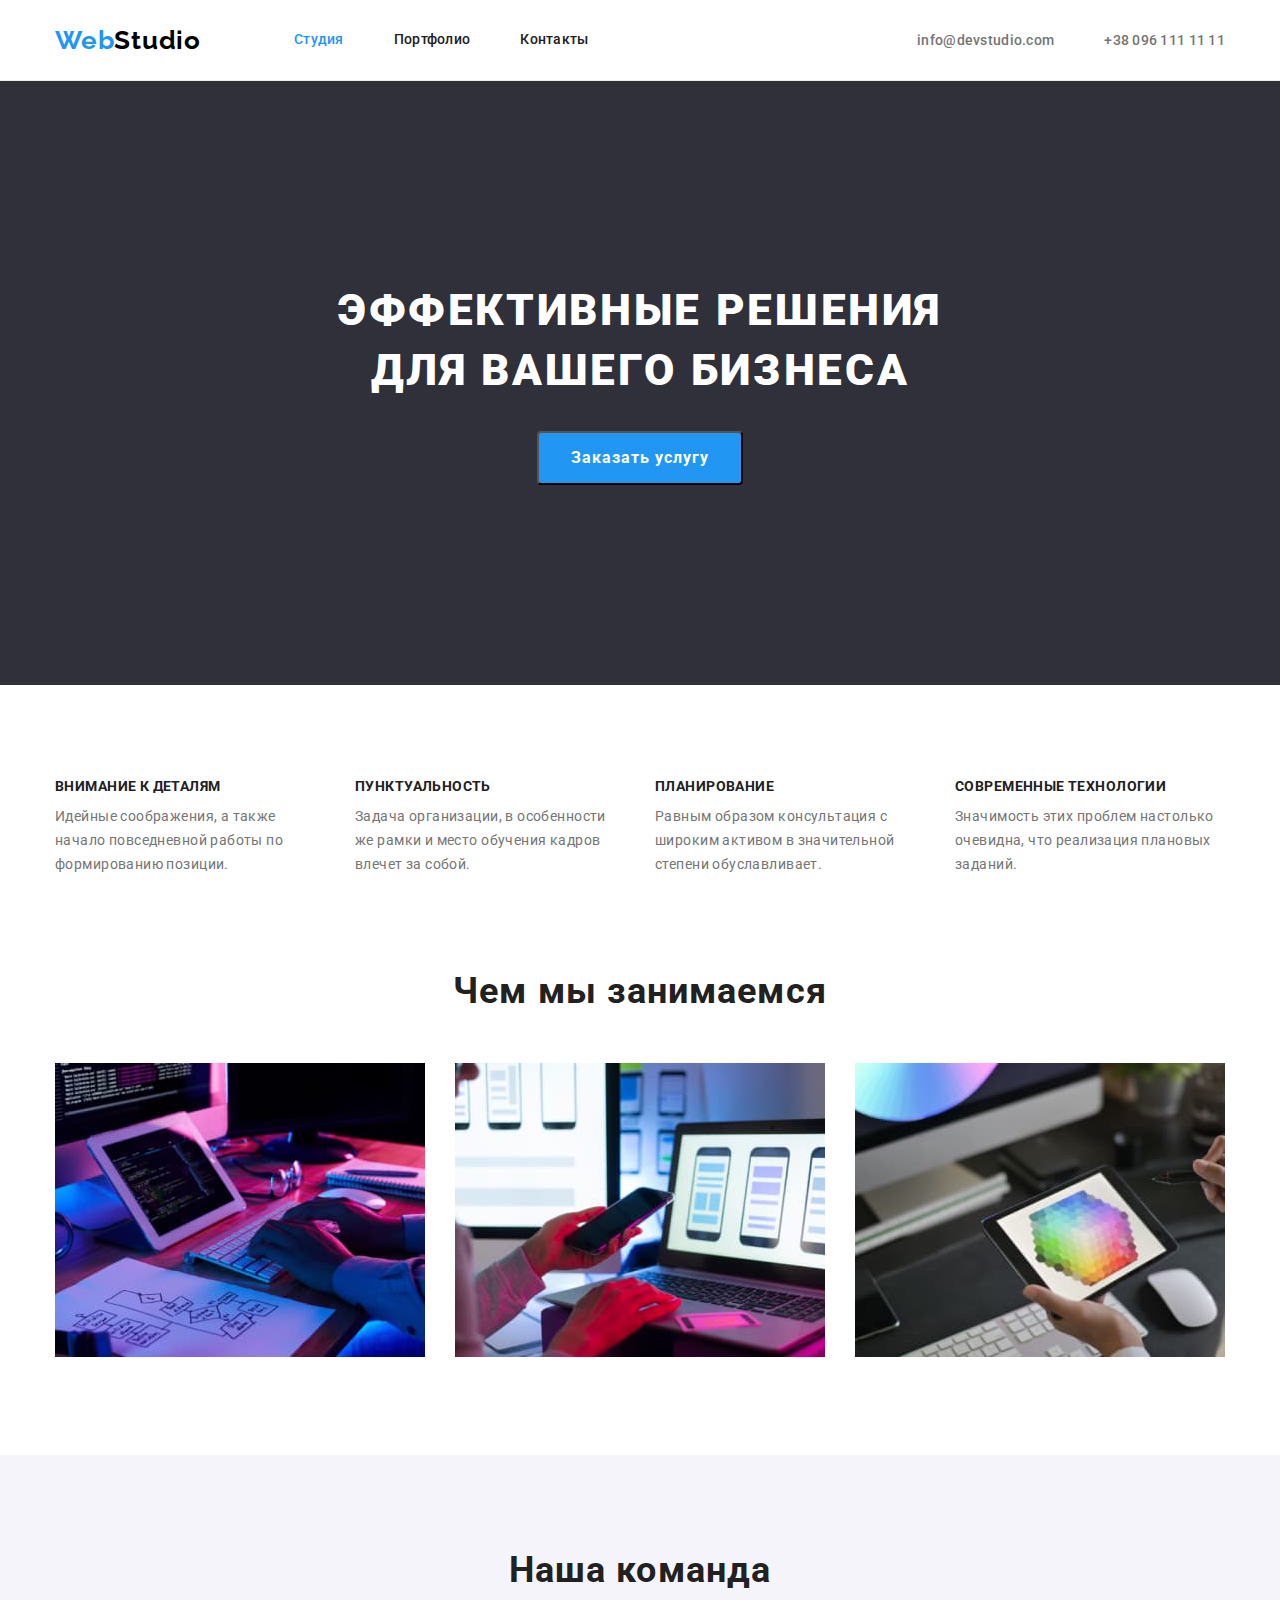
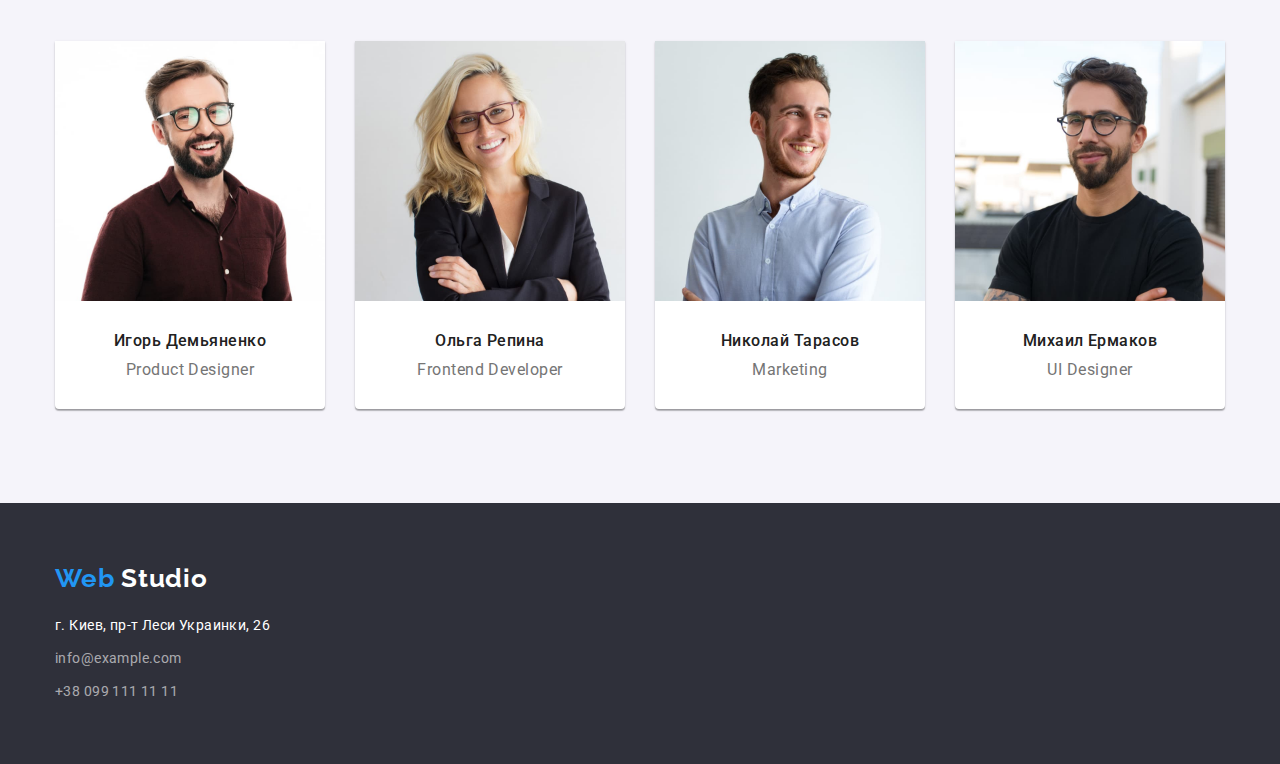
<file: index.html>
<!DOCTYPE html>
<html lang="ru">
  <head>
    <meta charset="UTF-8" />
    <meta http-equiv="X-UA-Compatible" content="IE=edge" />
    <meta name="viewport" content="width=device-width, initial-scale=1.0" />
    <title>Document</title>
    <link rel="preconnect" href="https://fonts.googleapis.com" />
    <link rel="preconnect" href="https://fonts.gstatic.com" crossorigin />
    <link
      href="https://fonts.googleapis.com/css2?family=Raleway:wght@700&family=Roboto:wght@400;500;700;900&display=swap"
      rel="stylesheet"
    />
    <link
      rel="stylesheet"
      href="https://cdnjs.cloudflare.com/ajax/libs/modern-normalize/1.1.0/modern-normalize.min.css"
    />
    <link rel="stylesheet" href="./css/styles.css" />
  </head>
  <body>
    <!--ШАПКА-->
    <header class="header">
      <div class="container">
        <a class="header-link-main link" href=""
          >Web<span class="header-color">Studio</span></a
        >
        <nav class="header-navigation">
          <ul class="header-list list">
            <li class="header-item">
              <a class="header-link link current" href="">Студия</a>
            </li>
            <li class="header-item">
              <a class="header-link link" href="./portfolio.html">Портфолио</a>
            </li>
            <li class="header-item">
              <a class="header-link link" href="">Контакты</a>
            </li>
          </ul>
        </nav>
        <ul class="header-list-contacts list">
          <li>
            <a class="header-link-mail link" href="">info@devstudio.com</a>
          </li>
          <li><a class="header-link-tel link" href="">+38 096 111 11 11</a></li>
        </ul>
      </div>
    </header>
    <!--ЗАКАЗ УСЛУГ-->
    <main>
      <section class="section-service">
        <div class="container">
          <h1 class="section-service-title">
            Эффективные решения для вашего бизнеса
          </h1>
          <button class="section-service-btn" type="button">
            Заказать услугу
          </button>
        </div>
      </section>
      <!--СФЕРА ДЕЯТЕЛЬНОСТИ-->
      <section class="section-reality">
        <div class="container">
          <h2 class="visually-hidden">сфера деятельности</h2>
          <ul class="section-reality-list list">
            <li class="section-reality-item">
              <h3 class="section-reality-title">Внимание к деталям</h3>
              <p class="section-reality-text">
                Идейные соображения, а также начало повседневной работы по
                формированию позиции.
              </p>
            </li>
            <li class="section-reality-item">
              <h3 class="section-reality-title">Пунктуальность</h3>
              <p class="section-reality-text">
                Задача организации, в особенности же рамки и место обучения
                кадров влечет за собой.
              </p>
            </li>
            <li class="section-reality-item">
              <h3 class="section-reality-title">Планирование</h3>
              <p class="section-reality-text">
                Равным образом консультация с широким активом в значительной
                степени обуславливает.
              </p>
            </li>
            <li class="section-reality-item">
              <h3 class="section-reality-title">Современные технологии</h3>
              <p class="section-reality-text">
                Значимость этих проблем настолько очевидна, что реализация
                плановых заданий.
              </p>
            </li>
          </ul>
        </div>
      </section>
      <!--ЧЕМ ЗАНИМАЮТСЯ-->
      <section class="section-class">
        <div class="container">
          <h2 class="section-class-title">Чем мы занимаемся</h2>
          <ul class="section-class-list list">
            <li class="section-class-item">
              <img src="./img/img1.jpg" alt="ввод кода" width="370" />
            </li>
            <li class="section-class-item">
              <img
                src="./img/img2.jpg"
                alt="картинка с адаптивностью"
                width="370"
              />
            </li>
            <li class="section-class-item">
              <img src="./img/img3.jpg" alt="картинка в пикселях" width="370" />
            </li>
          </ul>
        </div>
      </section>

      <!--КОМАНДА-->
      <section class="section-team">
        <div class="container">
          <h2 class="section-team-title">Наша команда</h2>
          <ul class="section-team-list list">
            <li class="section-team-item">
              <img
                class="section-team-item-photo"
                src="./img/img4.jpg"
                alt="фото Игорь"
                width="270"
              />
              <div class="team-name">
                <h3 class="section-team-title-second">Игорь Демьяненко</h3>
                <p class="section-team-text">Product Designer</p>
              </div>
            </li>
            <li class="section-team-item">
              <img
                class="section-team-item-photo"
                src="./img/img5.jpg"
                alt="фото Ольга"
                width="270"
              />
              <div class="team-name">
                <h3 class="section-team-title-second">Ольга Репина</h3>
                <p class="section-team-text">Frontend Developer</p>
              </div>
            </li>
            <li class="section-team-item">
              <img
                class="section-team-item-photo"
                src="./img/img6.jpg"
                alt="фото Николай"
                width="270"
              />
              <div class="team-name">
                <h3 class="section-team-title-second">Николай Тарасов</h3>
                <p class="section-team-text">Marketing</p>
              </div>
            </li>
            <li class="section-team-item">
              <img
                class="section-team-item-photo"
                src="./img/img7.jpg"
                alt="фото Михаил"
                width="270"
              />
              <div class="team-name">
                <h3 class="section-team-title-second">Михаил Ермаков</h3>
                <p class="section-team-text">UI Designer</p>
              </div>
            </li>
          </ul>
        </div>
      </section>
    </main>
    <!--ПОДВАЛ-->
    <footer class="footer">
      <div class="container">
        <a class="footer-link-main link" href=""
          >Web <span class="footer-color">Studio</span></a
        >
        <address class="footer-address">
          <a
            class="footer-link-address link"
            href="https://goo.gl/maps/H8JGHKrWeRsaUYGS6"
            target="_blank"
            rel="noopener noindex nofollow"
            >г. Киев, пр-т Леси Украинки, 26</a
          >
        </address>
        <ul class="footer-list list">
          <li class="footer-item">
            <a class="footer-link-mail link" href="mailto:info@example.com"
              >info@example.com</a
            >
          </li>
          <li class="footer-item">
            <a class="footer-link-tel link" href="tel:+380991111111"
              >+38 099 111 11 11</a
            >
          </li>
        </ul>
      </div>
    </footer>
  </body>
</html>
</file>
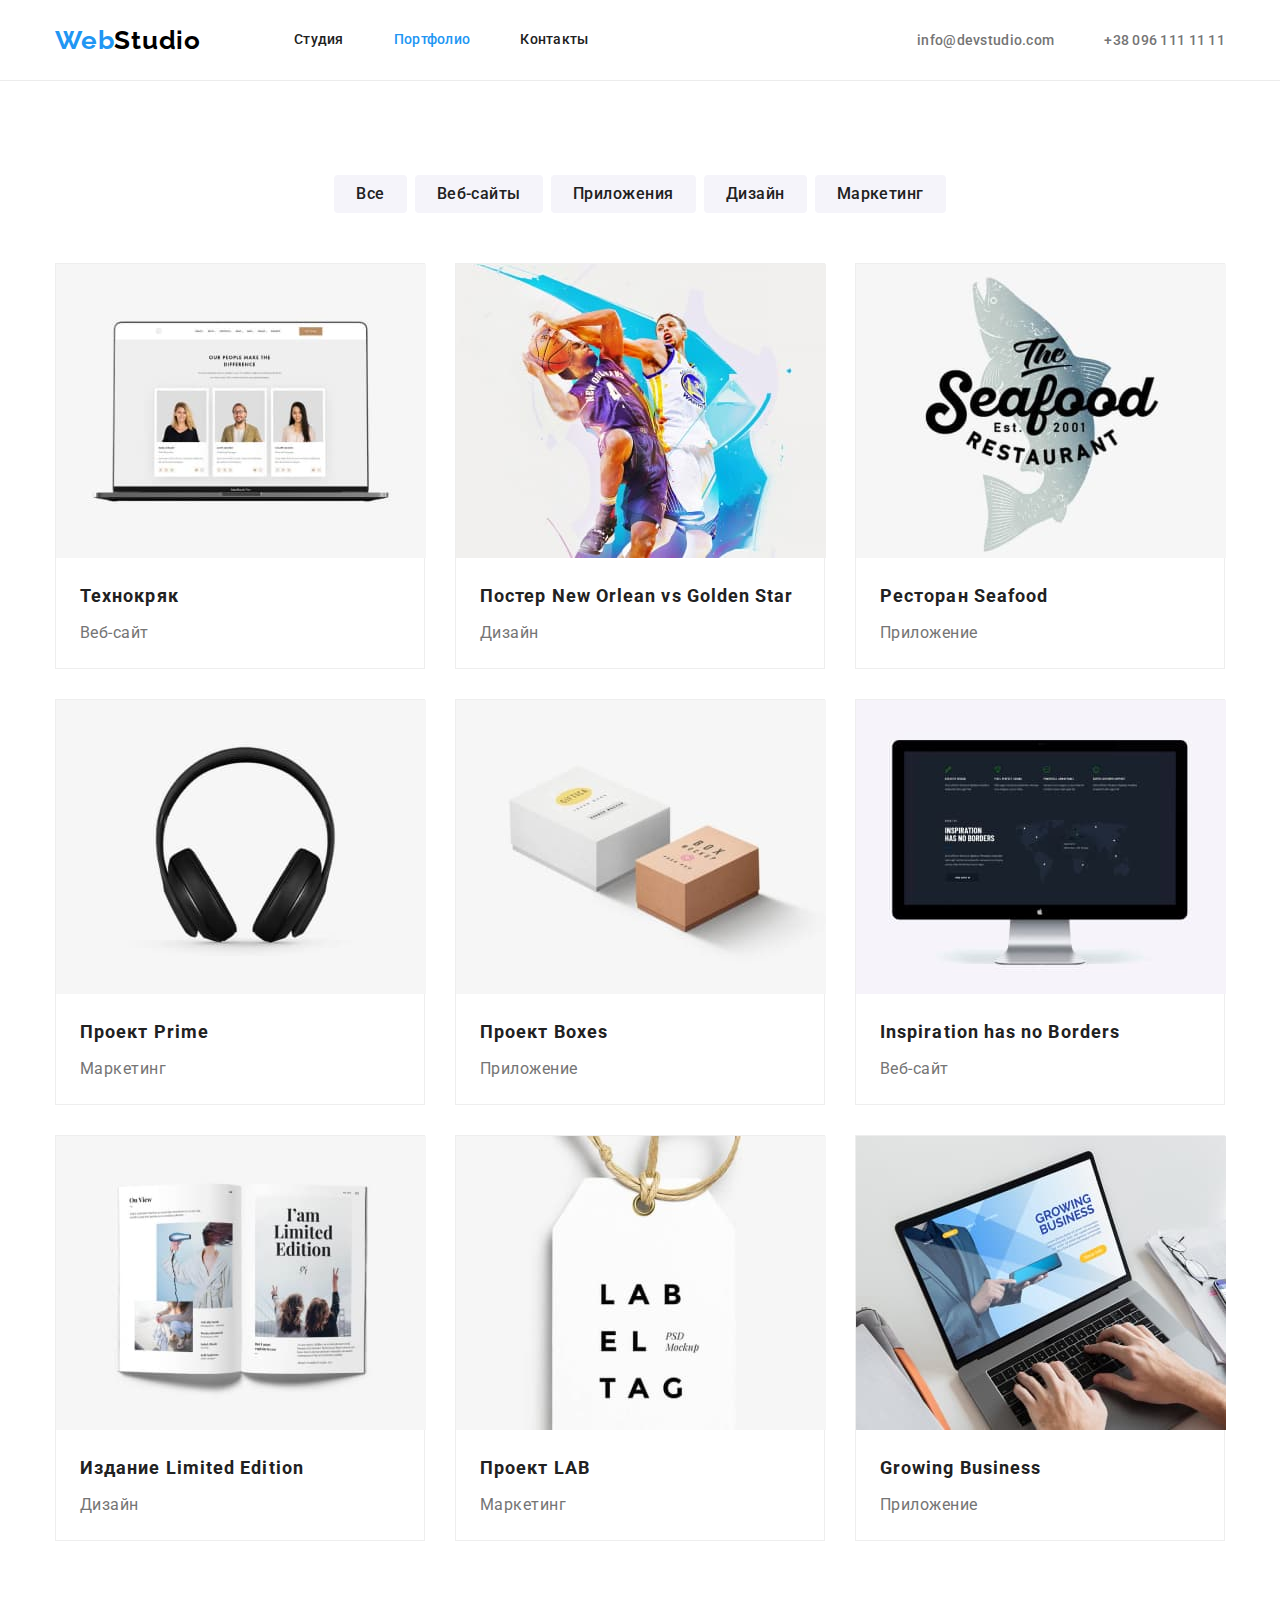
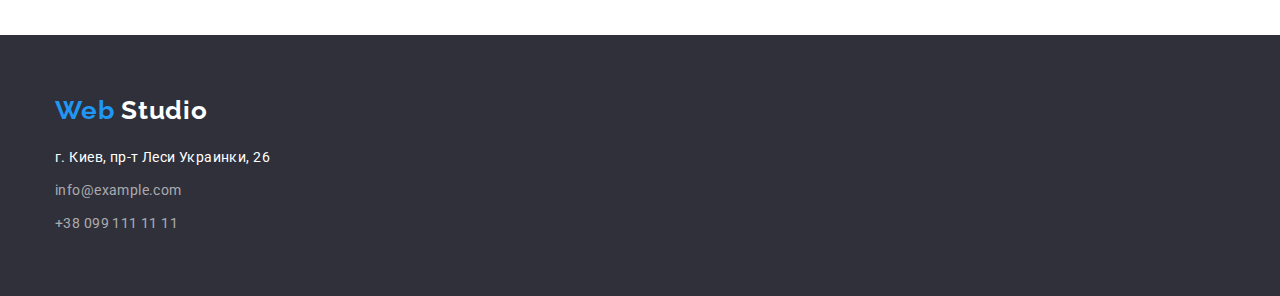
<file: portfolio.html>
<!DOCTYPE html>
<html lang="ru">
  <head>
    <meta charset="UTF-8" />
    <meta http-equiv="X-UA-Compatible" content="IE=edge" />
    <meta name="viewport" content="width=device-width, initial-scale=1.0" />
    <title>Document</title>
    <link rel="preconnect" href="https://fonts.googleapis.com" />
    <link rel="preconnect" href="https://fonts.gstatic.com" crossorigin />
    <link
      href="https://fonts.googleapis.com/css2?family=Raleway:wght@700&family=Roboto:wght@400;500;700;900&display=swap"
      rel="stylesheet"
    />
    <link
      rel="stylesheet"
      href="https://cdnjs.cloudflare.com/ajax/libs/modern-normalize/1.1.0/modern-normalize.min.css"
    />
    <link rel="stylesheet" href="./css/styles.css" />
  </head>
  <body>
    <!--ШАПКА-->
    <header class="header">
      <div class="container">
        <a class="header-link-main link" href=""
          >Web<span class="header-color">Studio</span></a
        >
        <nav class="header-navigation">
          <ul class="header-list list">
            <li class="header-item">
              <a class="header-link link" href="./index.html">Студия</a>
            </li>
            <li class="header-item">
              <a class="header-link link current" href="">Портфолио</a>
            </li>
            <li class="header-item">
              <a class="header-link link" href="">Контакты</a>
            </li>
          </ul>
        </nav>
        <ul class="header-list-contacts list">
          <li>
            <a class="header-link-mail link" href="">info@devstudio.com</a>
          </li>
          <li><a class="header-link-tel link" href="">+38 096 111 11 11</a></li>
        </ul>
      </div>
    </header>
    <!--ПОРТФОЛИО-->
    <main>
      <section class="section-portfolio">
        <div class="container">
          <h1 class="visually-hidden">Портфолио</h1>
          <ul class="section-portfolio-list list">
            <li class="section-portfolio-item">
              <button class="section-portfolio-btn" type="button">Все</button>
            </li>
            <li class="section-portfolio-item">
              <button class="section-portfolio-btn" type="button">
                Веб-сайты
              </button>
            </li>
            <li class="section-portfolio-item">
              <button class="section-portfolio-btn" type="button">
                Приложения
              </button>
            </li>
            <li class="section-portfolio-item">
              <button class="section-portfolio-btn" type="button">
                Дизайн
              </button>
            </li>
            <li class="section-portfolio-item">
              <button class="section-portfolio-btn" type="button">
                Маркетинг
              </button>
            </li>
          </ul>
        </div>
        <div class="container">
          <ul class="section-portfolio-list-second list">
            <li class="section-portfolio-item-second">
              <a class="section-portfolio-link link" href="">
                <img
                  class="section-portfolio-item-photo"
                  src="./img/portfolio-img1.jpg"
                  alt="ноутбук"
                  width="370"
                />
                <div class="portfolio-name">
                  <h2 class="section-portfolio-title">Технокряк</h2>
                  <p class="section-portfolio-text">Веб-сайт</p>
                </div>
              </a>
            </li>
            <li class="section-portfolio-item-second">
              <a class="section-portfolio-link link" href="">
                <img
                  class="section-portfolio-item-photo"
                  src="./img/portfolio-img2.jpg"
                  alt="баскетболисты"
                  width="370"
                />
                <div class="portfolio-name">
                  <h2 class="section-portfolio-title">
                    Постер New Orlean vs Golden Star
                  </h2>
                  <p class="section-portfolio-text">Дизайн</p>
                </div>
              </a>
            </li>

            <li class="section-portfolio-item-second">
              <a class="section-portfolio-link link" href="">
                <img
                  class="section-portfolio-item-photo"
                  src="./img/portfolio-img3.jpg"
                  alt="название ресторана"
                  width="370"
                />
                <div class="portfolio-name">
                  <h2 class="section-portfolio-title">Ресторан Seafood</h2>
                  <p class="section-portfolio-text">Приложение</p>
                </div>
              </a>
            </li>
            <li class="section-portfolio-item-second">
              <a class="section-portfolio-link link" href="">
                <img
                  class="section-portfolio-item-photo"
                  src="./img/portfolio-img4.jpg"
                  alt="наушники"
                  width="370"
                />
                <div class="portfolio-name">
                  <h2 class="section-portfolio-title">Проект Prime</h2>
                  <p class="section-portfolio-text">Маркетинг</p>
                </div>
              </a>
            </li>
            <li class="section-portfolio-item-second">
              <a class="section-portfolio-link link" href="">
                <img
                  class="section-portfolio-item-photo"
                  src="./img/portfolio-img5.jpg"
                  alt="коробки"
                  width="370"
                />
                <div class="portfolio-name">
                  <h2 class="section-portfolio-title">Проект Boxes</h2>
                  <p class="section-portfolio-text">Приложение</p>
                </div>
              </a>
            </li>
            <li class="section-portfolio-item-second">
              <a class="section-portfolio-link link" href="">
                <img
                  class="section-portfolio-item-photo"
                  src="./img/portfolio-img6.jpg"
                  alt="монитор"
                  width="370"
                />
                <div class="portfolio-name">
                  <h2 class="section-portfolio-title">
                    Inspiration has no Borders
                  </h2>
                  <p class="section-portfolio-text">Веб-сайт</p>
                </div>
              </a>
            </li>
            <li class="section-portfolio-item-second">
              <a class="section-portfolio-link link" href="">
                <img
                  class="section-portfolio-item-photo"
                  src="./img/portfolio-img7.jpg"
                  alt="книга"
                  width="370"
                />
                <div class="portfolio-name">
                  <h2 class="section-portfolio-title">
                    Издание Limited Edition
                  </h2>
                  <p class="section-portfolio-text">Дизайн</p>
                </div>
              </a>
            </li>
            <li class="section-portfolio-item-second">
              <a class="section-portfolio-link link" href="">
                <img
                  class="section-portfolio-item-photo"
                  src="./img/portfolio-img8.jpg"
                  alt="лейба"
                  width="370"
                />
                <div class="portfolio-name">
                  <h2 class="section-portfolio-title">Проект LAB</h2>
                  <p class="section-portfolio-text">Маркетинг</p>
                </div>
              </a>
            </li>
            <li class="section-portfolio-item-second">
              <a class="section-portfolio-link link" href="">
                <img
                  class="section-portfolio-item-photo"
                  src="./img/portfolio-img9.jpg"
                  alt="макбук"
                  width="370"
                />
                <div class="portfolio-name">
                  <h2 class="section-portfolio-title">Growing Business</h2>
                  <p class="section-portfolio-text">Приложение</p>
                </div>
              </a>
            </li>
          </ul>
        </div>
      </section>
    </main>
    <!--ПОДВАЛ-->
    <footer class="footer">
      <div class="container">
        <a class="footer-link-main link" href=""
          >Web <span class="footer-color">Studio</span></a
        >
        <address>
          <a
            class="footer-link-address link"
            href="https://goo.gl/maps/H8JGHKrWeRsaUYGS6"
            target="_blank"
            rel="noopener noindex nofollow"
            >г. Киев, пр-т Леси Украинки, 26</a
          >
        </address>
        <ul class="footer-list list">
          <li>
            <a class="footer-link-mail link" href="mailto:info@example.com"
              >info@example.com</a
            >
          </li>
          <li>
            <a class="footer-link-tel link" href="tel:+380991111111"
              >+38 099 111 11 11</a
            >
          </li>
        </ul>
      </div>
    </footer>
  </body>
</html>
</file>
<file: css/styles.css>
:root {
  --header-color: #2196f3;
  --title-color: #212121;
  --text-color: #757575;
}
body {
  font-family: "Roboto", "Raleway", sans-serif;
  color: #000000;
}

.link {
  text-decoration: none;
}
.list {
  padding: 0;
  margin: 0;
  list-style: none;
}
.container {
  width: 1200px;
  margin: 0 auto;
  padding-left: 15px;
  padding-right: 15px;
}
/* ----------------------ШАПКА-------------------------- */

.header {
  border-bottom: 1px solid #ececec;
}
.header .container {
  display: flex;
  align-items: center;
}
.header-link-main {
  margin-right: 93px;

  font-family: "Raleway";
  font-weight: 700;
  font-size: 26px;
  line-height: 1.19;
  letter-spacing: 0.03em;
  color: var(--header-color);
}
.header-list {
  display: flex;
}
.header-item:not(:last-child) {
  margin-right: 50px;
}
.header-color {
  color: #000000;
}
.header-link {
  padding: 32px 0px;

  display: block;
  font-weight: 500;
  font-size: 14px;
  line-height: 1.14;
  letter-spacing: 0.02em;
  color: #212121;
}
.current {
  color: var(--header-color);
}
.header-link:hover,
.header-link:focus {
  color: var(--header-color);
}

.header-list-contacts {
  display: flex;
  margin-left: auto;
}
.header-link-mail,
.header-link-tel {
  padding: 32px 0px;

  font-family: "Roboto";
  font-style: normal;
  font-weight: 500;
  font-size: 14px;
  line-height: 1.14;
  letter-spacing: 0.02em;
  color: #757575;
}
.header-link-tel {
  margin-left: 50px;
}
.header-link-tel:hover,
.header-link-tel:focus {
  color: var(--header-color);
}
.header-link-mail:hover,
.header-link-mail:focus {
  color: var(--header-color);
}
/* -------------------ЗАКАЗ УСЛУГ------------------ */
.section-service {
  background-color: #2f303a;
  text-align: center;
  padding-top: 200px;
  padding-bottom: 200px;
}
.section-service-title {
  margin-top: 0;
  margin-bottom: 30px;
  margin-left: auto;
  margin-right: auto;
  width: 696px;

  font-weight: 900;
  font-size: 44px;
  line-height: 1.36;
  letter-spacing: 0.06em;
  text-transform: uppercase;
  color: #ffffff;
}

.section-service-btn {
  border-radius: 4px;
  padding: 10px 32px;

  font-family: "Roboto";
  font-style: normal;
  font-weight: 700;
  font-size: 16px;
  line-height: 1.88;
  align-items: center;
  letter-spacing: 0.06em;
  cursor: pointer;
  color: #ffffff;
  background-color: #2196f3;
}
.section-service-btn:hover {
  background-color: #188ce8;
}
/* -----------------------СФЕРА ДЕЯТЕЛЬНОСТИ------------------------ */
.visually-hidden {
  position: absolute;
  width: 1px;
  height: 1px;
  margin: -1px;
  border: 0;
  padding: 0;
  white-space: nowarp;
  clip-path: insert(100%);
  clip: rect(0 0 0 0);
  overflow: hidden;
}
.section-reality {
  padding: 94px 0px;
}
.section-reality-list {
  display: flex;
}
.section-reality-title {
  margin-top: 0px;
  margin-bottom: 10px;

  font-weight: 700;
  font-size: 14px;
  line-height: 1.14;
  letter-spacing: 0.03em;
  text-transform: uppercase;
  color: var(--title-color);
}
.section-reality-item {
  width: 270px;
}
.section-reality-item:not(:last-child) {
  margin-right: 30px;
}
.section-reality-text {
  margin-top: 0px;
  margin-bottom: 0px;

  font-size: 14px;
  line-height: 1.71;
  letter-spacing: 0.03em;
  color: var(--text-color);
}
/* ------------------ЧЕМ ЗАНИМАЮТСЯ-------------------------- */
.section-class {
  padding-bottom: 94px;
}
.section-class-list {
  display: flex;
  justify-content: center;
}
.section-class-item:not(:last-child) {
  margin-right: 30px;
}
.section-class-title {
  margin-top: 0;
  margin-bottom: 50px;

  font-weight: 700;
  font-size: 36px;
  line-height: 1.17;
  text-align: center;
  letter-spacing: 0.03em;
  color: var(--title-color);
}
/* --------------------КОМАНДА------------------------------- */
.section-team {
  background-color: #f5f4fa;
  padding: 94px 0px;
}
.section-team-title {
  margin-top: 0;
  margin-bottom: 50px;

  font-weight: 700;
  font-size: 36px;
  line-height: 1.17;
  text-align: center;
  letter-spacing: 0.03em;
  color: var(--title-color);
}
.section-team-list {
  display: flex;
  flex-wrap: wrap;
  margin-left: -30px;
}
.section-team-item {
  width: calc(100% / 4 - 30px);
  margin-left: 30px;
  background: #ffffff;
  box-shadow: 0px 1px 3px rgba(0, 0, 0, 0.12), 0px 1px 1px rgba(0, 0, 0, 0.14),
    0px 2px 1px rgba(0, 0, 0, 0.2);
  border-radius: 0px 0px 4px 4px;
}
.section-team-item-photo {
  display: block;
}
.team-name {
  padding: 30px 0px;
}
.section-team-title-second {
  margin-top: 0;
  margin-bottom: 10px;

  font-weight: 500;
  font-size: 16px;
  line-height: 1.19;
  text-align: center;
  letter-spacing: 0.03em;
  color: var(--title-color);
}
.section-team-text {
  margin-top: 0px;
  margin-bottom: 0px;
  font-size: 16px;
  line-height: 1.19;
  text-align: center;
  letter-spacing: 0.03em;
  color: var(--text-color);
}
/* ---------------------ПОДВАЛ----------------------------- */
.footer {
  background-color: #2f303a;
  padding-top: 60px;
  padding-bottom: 60px;
}
.footer-link-main {
  display: block;
  margin-top: 0px;
  margin-bottom: 20px;

  font-family: "Raleway";
  font-weight: 700;
  font-size: 26px;
  line-height: 1.19;
  letter-spacing: 0.03em;
  color: #2196f3;
}
.footer-color {
  color: #ffffff;
}
.footer-link-address {
  display: block;
  margin-bottom: 9px;

  font-weight: 400;
  font-size: 14px;
  line-height: 1.71;
  letter-spacing: 0.03em;
  font-style: normal;
  color: #ffffff;
}
.footer-link-mail {
  display: block;
  margin-bottom: 9px;
  font-weight: 400;
  font-size: 14px;
  line-height: 1.71;
  letter-spacing: 0.03em;
  color: rgba(255, 255, 255, 0.6);
}
.footer-link-tel {
  font-weight: 400;
  font-size: 14px;
  line-height: 1.71;
  letter-spacing: 0.03em;
  color: rgba(255, 255, 255, 0.6);
}
/* ----------------ПОРТФОЛИО---------------------- */
.section-portfolio {
  padding: 94px 0px;
}
.section-portfolio-list {
  display: flex;
  justify-content: center;
  margin-bottom: 50px;
}
.section-portfolio-item:not(:last-child) {
  margin-right: 8px;
}
.section-portfolio-btn {
  padding: 6px 22px;

  font-family: "Roboto";
  font-style: normal;
  font-weight: 500;
  font-size: 16px;
  line-height: 1.62;
  text-align: center;
  letter-spacing: 0.03em;
  cursor: pointer;
  color: #212121;
  background: #f5f4fa;
  border-radius: 4px;
  border: #f5f4fa;
}
.section-portfolio-btn:hover,
.section-portfolio-btn:focus {
  color: #ffffff;
  background-color: #2196f3;
}
.section-portfolio-list-second {
  display: flex;
  flex-wrap: wrap;
  margin-left: -30px;
  margin-bottom: -30px;
}
.section-portfolio-item-second {
  width: calc(100% / 3 - 30px);
  margin-left: 30px;
  margin-bottom: 30px;
  background: #ffffff;
  border: 1px solid #eeeeee;
  box-sizing: border-box;
}
.section-portfolio-item-photo {
  display: block;
}
.portfolio-name {
  padding: 20px 24px;
}
.section-portfolio-title {
  margin-top: 0;
  margin-bottom: 4px;

  font-weight: 700;
  font-size: 18px;
  line-height: 2;
  letter-spacing: 0.06em;
  color: var(--title-color);
}
.section-portfolio-text {
  margin-top: 0px;
  margin-bottom: 0px;

  font-size: 16px;
  line-height: 1.88;
  letter-spacing: 0.03em;
  color: var(--text-color);
}
</file>
